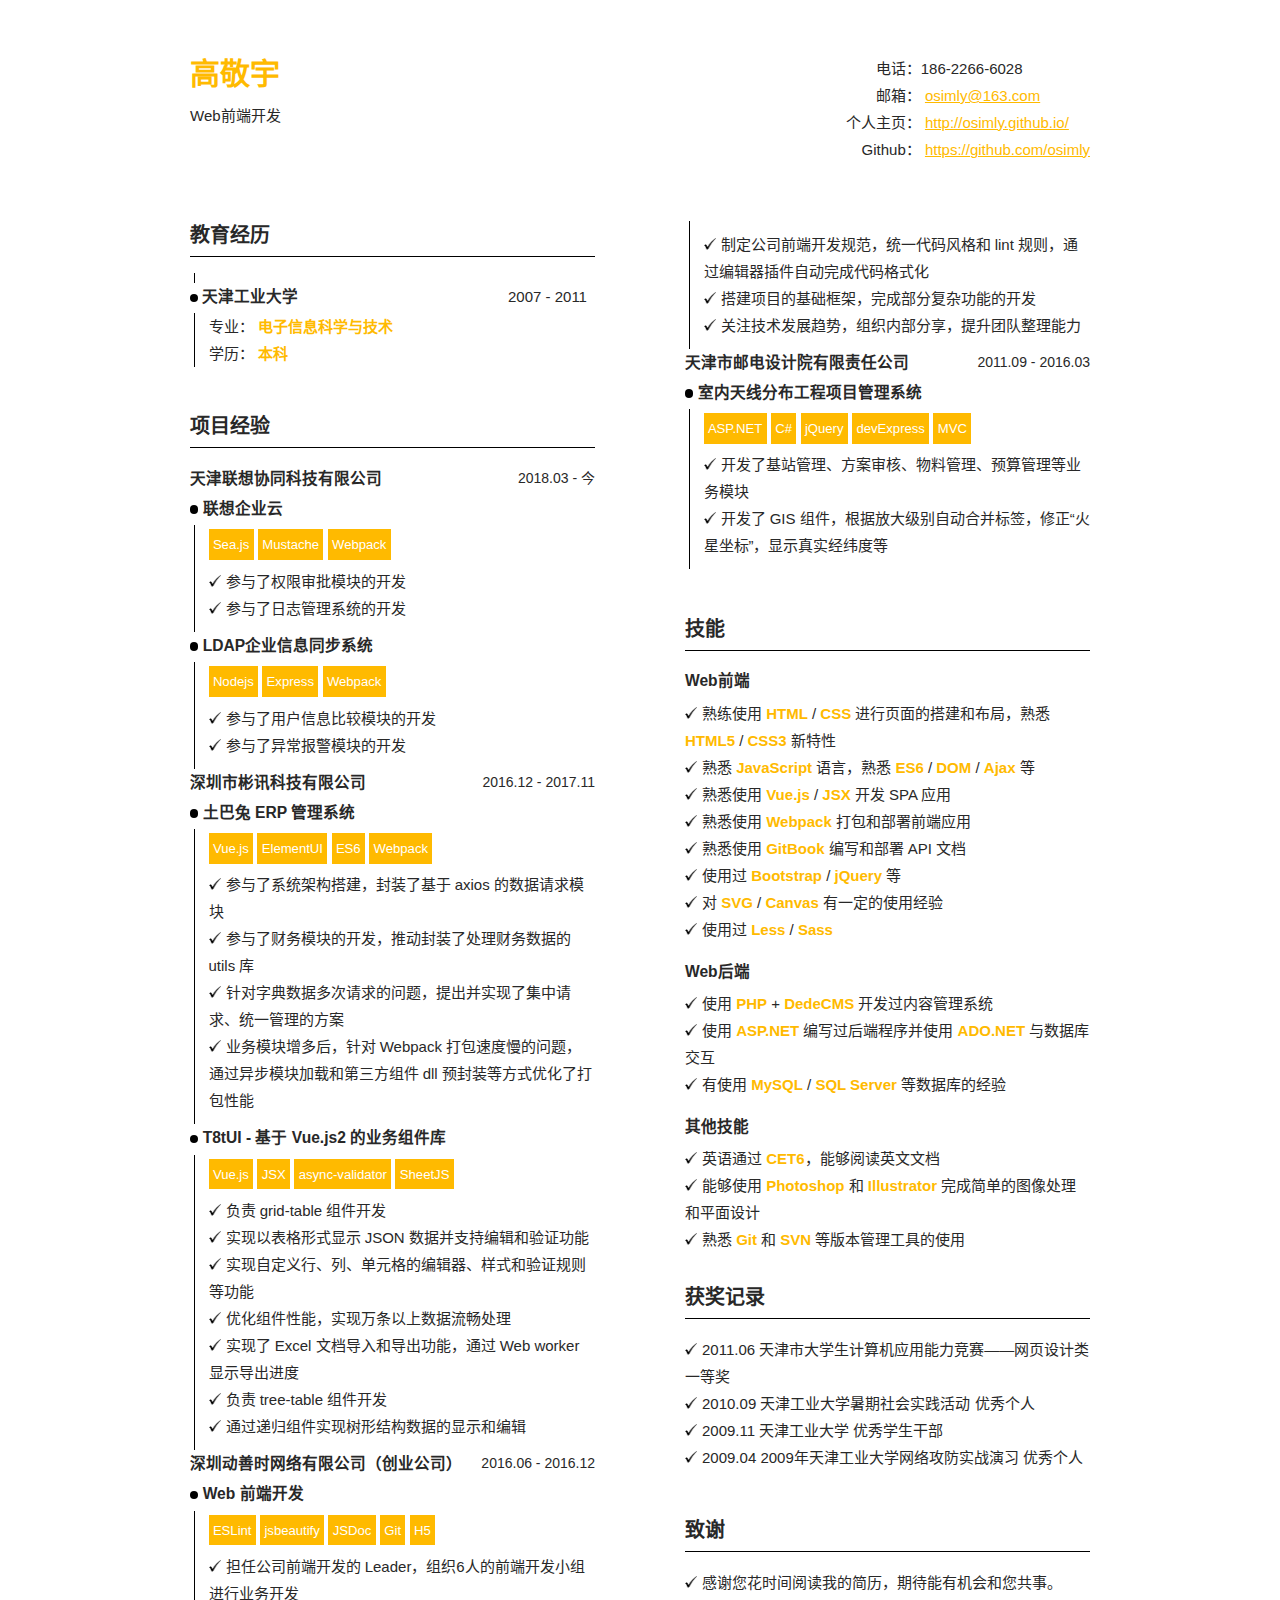
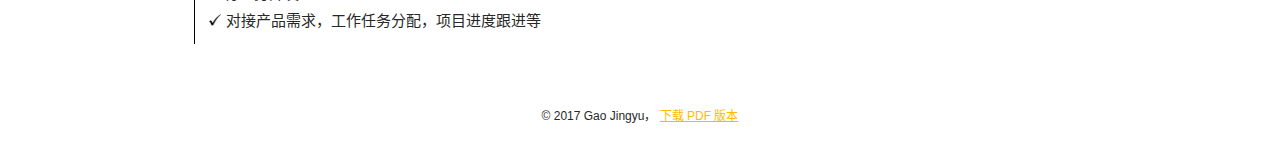
<file: index.html>
<!DOCTYPE html>
<html lang="zh-CN">

<head>
  <meta charset="UTF-8">
  <title>高敬宇 - 个人简历</title>
  <meta name="viewport"
    content="width=device-width, initial-scale=1">
  <link rel="stylesheet"
    href="styles/normalize.css">
  <link rel="stylesheet"
    href="styles/index.css">
</head>

<body>
  <div class="container">
    <main>
      <header>
        <section class="title">
          <h1>高敬宇</h1>
          <p>Web前端开发</p>
        </section>
        <address>
          <ul class="contact">
            <li>
              <span>电话：</span>186-2266-6028</li>
            <li>
              <span>邮箱：</span>
              <a href="mailto://osimly@163.com">osimly@163.com</a>
            </li>
            <li>
              <span>个人主页：</span>
              <a href="http://osimly.github.io/">http://osimly.github.io/</a>
            </li>
            <li>
              <span>Github：</span>
              <a href="https://github.com/osimly">https://github.com/osimly</a>
            </li>
          </ul>
        </address>
      </header>
      <article class="content">
        <article>
          <section class="education">
            <h2>教育经历</h2>
            <ul>
              <li>
                <div class="edu-placeholder"></div>
              </li>
              <li>
                <span class="edu-circle circle"></span>
                <span class="edu-title">天津工业大学</span>
                <span class="edu-year">2007 - 2011</span>
              </li>
              <li class="edu-content">
                专业：
                <strong>电子信息科学与技术</strong>
                <br>学历：
                <strong>本科</strong>
              </li>
            </ul>
          </section>
          <section class="project">
            <h2>项目经验</h2>
            <ul>
              <li>
                <dl>
                  <dt>天津联想协同科技有限公司
                    <time class="range">2018.03 - 今</time>
                  </dt>
                </dl>
              </li>
              <li>
                <dl>
                  <dt>
                    <span class="circle"></span>
                    <span class="project-name">联想企业云</span>
                  </dt>
                  <dd>
                    <span class="key-point">Sea.js</span>
                    <span class="key-point">Mustache</span>
                    <span class="key-point">Webpack</span>
                    <dd>
                      <ul>
                        <li>参与了权限审批模块的开发</li>
                        <li>参与了日志管理系统的开发</li>
                      </ul>
                    </dd>
                </dl>
              </li>
              <li>
                <dl>
                  <dt>
                    <span class="circle"></span>
                    <span class="project-name">LDAP企业信息同步系统</span>
                  </dt>
                  <dd>
                    <span class="key-point">Nodejs</span>
                    <span class="key-point">Express</span>
                    <span class="key-point">Webpack</span>
                    <dd>
                      <ul>
                        <li>参与了用户信息比较模块的开发</li>
                        <li>参与了异常报警模块的开发</li>
                      </ul>
                    </dd>
                </dl>
              </li>
              <li>
                <dl>
                  <dt>深圳市彬讯科技有限公司
                    <time class="range">2016.12 - 2017.11</time>
                  </dt>
                </dl>
              </li>
              <li>
                <dl>
                  <dt>
                    <span class="circle"></span>
                    <span class="project-name">土巴兔 ERP 管理系统</span>
                  </dt>
                  <dd>
                    <span class="key-point">Vue.js</span>
                    <span class="key-point">ElementUI</span>
                    <span class="key-point">ES6</span>
                    <span class="key-point">Webpack</span>
                    <dd>
                      <ul>
                        <li>参与了系统架构搭建，封装了基于 axios 的数据请求模块</li>
                        <li>参与了财务模块的开发，推动封装了处理财务数据的 utils 库</li>
                        <li>针对字典数据多次请求的问题，提出并实现了集中请求、统一管理的方案</li>
                        <li>业务模块增多后，针对 Webpack 打包速度慢的问题，通过异步模块加载和第三方组件 dll 预封装等方式优化了打包性能</li>
                      </ul>
                    </dd>
                </dl>
              </li>
              <li>
                <dl>
                  <dt>
                    <span class="circle"></span>
                    <span class="project-name">T8tUI - 基于 Vue.js2 的业务组件库</span>
                  </dt>
                  <dd>
                    <span class="key-point">Vue.js</span>
                    <span class="key-point">JSX</span>
                    <span class="key-point">async-validator</span>
                    <span class="key-point">SheetJS</span>
                    <dd>
                      <ul>
                        <li>负责 grid-table 组件开发</li>
                        <li>实现以表格形式显示 JSON 数据并支持编辑和验证功能</li>
                        <li>实现自定义行、列、单元格的编辑器、样式和验证规则等功能</li>
                        <li>优化组件性能，实现万条以上数据流畅处理</li>
                        <li>实现了 Excel 文档导入和导出功能，通过 Web worker 显示导出进度</li>
                        <li>负责 tree-table 组件开发</li>
                        <li>通过递归组件实现树形结构数据的显示和编辑</li>
                      </ul>
                    </dd>
                </dl>
              </li>
              <li>
                <dl>
                  <dt>深圳动善时网络有限公司（创业公司）
                    <time class="range">2016.06 - 2016.12</time>
                  </dt>
                </dl>
              </li>
              <li>
                <dl>
                  <dt>
                    <span class="circle"></span>
                    <span class="project-name">Web 前端开发</span>
                  </dt>
                  <dd>
                    <span class="key-point">ESLint</span>
                    <span class="key-point">jsbeautify</span>
                    <span class="key-point">JSDoc</span>
                    <span class="key-point">Git</span>
                    <span class="key-point">H5</span>
                  </dd>
                  <dd>
                    <ul>
                      <li>担任公司前端开发的 Leader，组织6人的前端开发小组进行业务开发</li>
                      <li>对接产品需求，工作任务分配，项目进度跟进等</li>
                    </ul>
                  </dd>
                </dl>
              </li>
            </ul>
          </section>
        </article>
        <article>
          <section class="project">
            <ul>
              <li>
                <dl>
                  <dd>
                      <li>制定公司前端开发规范，统一代码风格和 lint 规则，通过编辑器插件自动完成代码格式化</li>
                      <li>搭建项目的基础框架，完成部分复杂功能的开发</li>
                      <li>关注技术发展趋势，组织内部分享，提升团队整理能力</li>
                  </dd>
                </dl>
              </li>
              <li>
                <dl>
                  <dt>天津市邮电设计院有限责任公司
                    <time class="range">2011.09 - 2016.03</time>
                  </dt>
                </dl>
              </li>
              <li>
                <dl>
                  <dt>
                    <span class="circle"></span>
                    <span class="project-name">室内天线分布工程项目管理系统</span>
                  </dt>
                  <dd>
                    <span class="key-point">ASP.NET</span>
                    <span class="key-point">C#</span>
                    <span class="key-point">jQuery</span>
                    <span class="key-point">devExpress</span>
                    <span class="key-point">MVC</span>
                  </dd>
                  <dd>
                    <ul>
                      <li>开发了基站管理、方案审核、物料管理、预算管理等业务模块</li>
                      <li>开发了 GIS 组件，根据放大级别自动合并标签，修正“火星坐标”，显示真实经纬度等</li>
                    </ul>
                  </dd>
                </dl>
              </li>
            </ul>
          </section>
          <section class="skill">
            <h2>技能</h2>
            <dl class="skill-item">
              <dt>Web前端</dt>
              <dd>熟练使用
                <strong>HTML</strong> /
                <strong>CSS</strong> 进行页面的搭建和布局，熟悉
                <strong>HTML5</strong> /
                <strong>CSS3</strong> 新特性</dd>
              <dd>熟悉
                <strong>JavaScript</strong> 语言，熟悉
                <strong>ES6</strong> /
                <strong>DOM</strong> /
                <strong>Ajax</strong> 等</dd>
              <dd>熟悉使用
                <strong>Vue.js</strong> /
                <strong>JSX</strong>
                开发 SPA 应用</dd>
              <dd>熟悉使用
                <strong>Webpack</strong> 打包和部署前端应用</dd>
              <dd>熟悉使用
                <strong>GitBook</strong> 编写和部署 API 文档</dd>
              <dd>使用过
                <strong>Bootstrap</strong> /
                <strong>jQuery</strong> 等</dd>
              <dd>对
                <strong>SVG</strong> /
                <strong>Canvas</strong> 有一定的使用经验</dd>
              <dd>使用过
                <strong>Less</strong> /
                <strong>Sass</strong>
              </dd>
            </dl>
            <dl class="skill-item">
              <dt>Web后端</dt>
              <dd>使用
                <strong>PHP</strong> +
                <strong>DedeCMS</strong>
                开发过内容管理系统</dd>
              <dd>使用
                <strong>ASP.NET</strong> 编写过后端程序并使用
                <strong>ADO.NET</strong> 与数据库交互</dd>
              <dd>有使用
                <strong>MySQL</strong> /
                <strong>SQL Server</strong> 等数据库的经验</dd>
            </dl>
            <dl class="skill-item">
              <dt>其他技能</dt>
              <dd>英语通过
                <strong>CET6</strong>，能够阅读英文文档</dd>
              <dd>能够使用
                <strong>Photoshop</strong> 和
                <strong>Illustrator</strong> 完成简单的图像处理和平面设计</dd>
              <dd>熟悉
                <strong>Git</strong> 和
                <strong>SVN</strong> 等版本管理工具的使用
              </dd>
            </dl>
          </section>
          <section class="award">
            <h2>获奖记录</h2>
            <ul>
              <li class="award-item">2011.06 天津市大学生计算机应用能力竞赛——网页设计类 一等奖</li>
              <li class="award-item">2010.09 天津工业大学暑期社会实践活动 优秀个人</li>
              <li class="award-item">2009.11 天津工业大学 优秀学生干部</li>
              <li class="award-item">2009.04 2009年天津工业大学网络攻防实战演习 优秀个人</li>
            </ul>
          </section>
          <section class="other">
            <h2>致谢</h2>
            <ul class="other-item">
              <li>感谢您花时间阅读我的简历，期待能有机会和您共事。</li>
            </ul>
          </section>
        </article>
      </article>
    </main>
    <footer>© 2017 Gao Jingyu，
      <a href="doc/resume.pdf">下载 PDF 版本</a>
    </footer>
  </div>
</body>

</html>
</file>
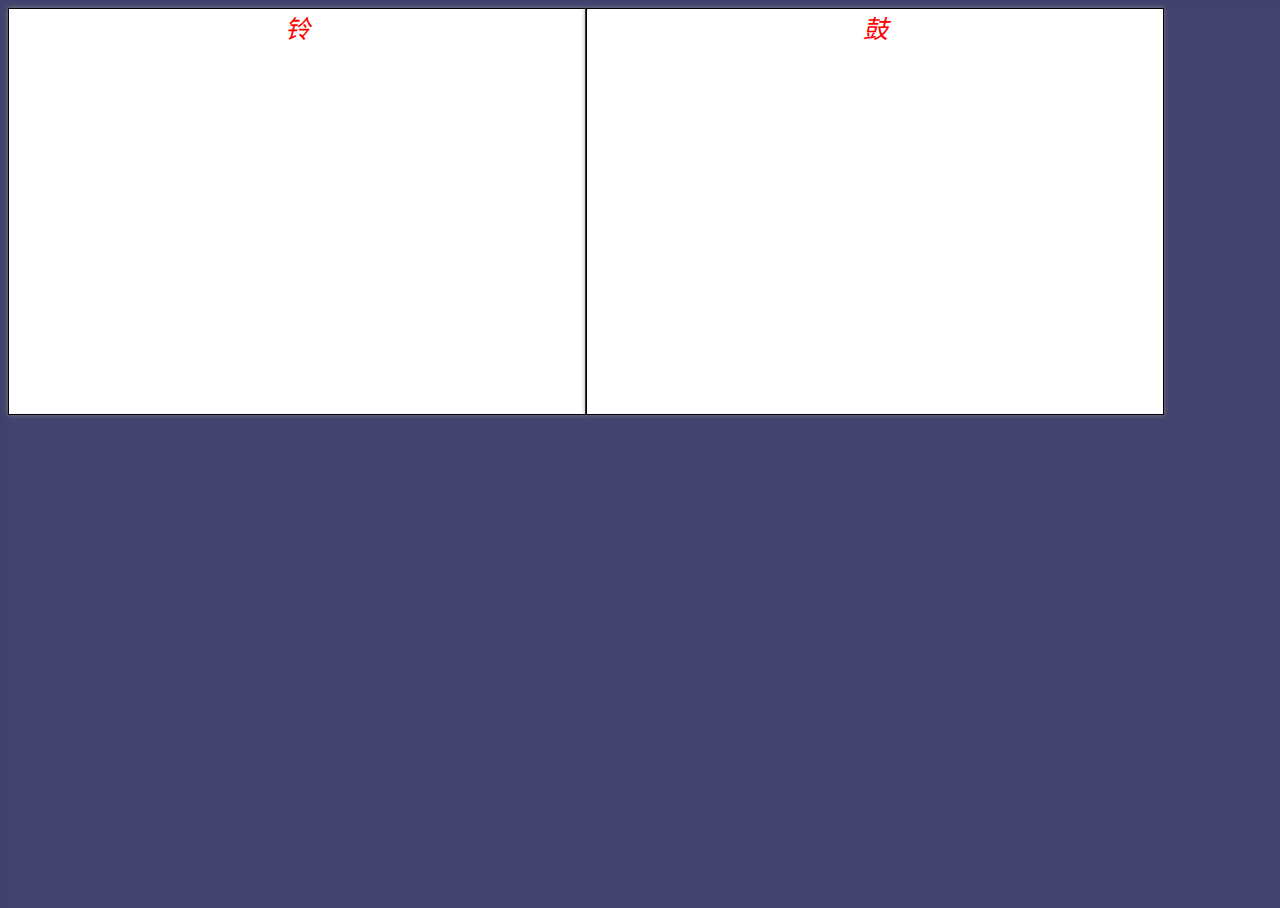
<file: linggu/demo.html>
<!DOCTYPE html>
<html lang="zh-CN">
<meta content="width=device-width, initial-scale=1.0, maximum-scale=1.0, user-scalable=0" name="viewport" />

<head>
    <meta charset="utf-8">
    <meta http-equiv="X-UA-Compatible" content="IE=edge">
    <meta name="viewport" content="width=device-width, initial-scale=1, maximum-scale=1, user-scalable=no">
    <meta name="author" content="libing">
    <title>钢琴</title>
    <style>
        html,body {
            width: 100%;
            height: 100%;
            background-color: #42426F;
        }

        main {
            width: 100%;
            height: 100%;
            text-align: center;
            color: red;
            box-shadow: 2px 2px 10px #42426F;
        }

        main div {
            width: 45%;
            height: 45%;
            background-color: white;
            border: 1px solid black;
            float: left;
            box-shadow: 0 0 5px gray;
            font-style: italic;
            font-size: 25px;
            font-family: Calibri;
        }

        #btn8 {
            width: 35px;
            height: 220px;
            background-color: black;
            position: absolute;
            font-style: normal;
            left: 70px;
            top: 20px;
            color: white;
        }

        #btn9 {
            width: 35px;
            height: 220px;
            background-color: black;
            position: absolute;
            font-style: normal;
            left: 150px;
            top: 20px;
            color: white;
        }

        #btn10 {
            width: 35px;
            height: 220px;
            background-color: black;
            position: absolute;
            font-style: normal;
            left: 308px;
            top: 20px;
            color: white;
        }

        #btn11 {
            width: 35px;
            height: 220px;
            background-color: black;
            position: absolute;
            font-style: normal;
            left: 385px;
            top: 20px;
            color: white;
        }

        #btn12 {
            width: 35px;
            height: 220px;
            background-color: black;
            position: absolute;
            font-style: normal;
            left: 465px;
            top: 20px;
            color: white;
        }
    </style>
</head>

<body>
    <main>
        <div id="btn1">铃</div>
        <div id="btn2">鼓</div>
    </main>
    <audio id="audio1" src="sound/ling.mp3"></audio>
    <audio id="audio2" src="sound/gu.mp3"></audio>
</body>
<script>
    var audio1 = document.getElementById('audio1');
    //audio1.autoplay='autoplay';
    var audio2 = document.getElementById('audio2');
    //audio2.autoplay='autoplay';
    //oDiv1
    var oDiv1 = document.getElementById('btn1');
    oDiv1.addEventListener('touchstart', function () {
        oDiv1.style.boxShadow = '1px 1px 5px red inset';
        //audio1.src='sound/ling.mp3';
        audio1.currentTime = 0;
        audio1.play();
    })
    oDiv1.addEventListener('ontouchend', function () {
        oDiv1.style.boxShadow = 'none';

        // audio1.pause();
    })
    //oDiv2
    var oDiv2 = document.getElementById('btn2');
    oDiv2.addEventListener('touchstart', function () {
        oDiv2.style.boxShadow = '1px 1px 5px orange inset';
        //audio2.src='';
        audio2.currentTime = 0;
        audio2.play();
    })
    var oDiv2 = document.getElementById('btn2');
    oDiv2.addEventListener('ontouchend', function () {
        oDiv2.style.boxShadow = 'none';

        // audio2.pause();
    })
</script>

</html>
</file>
<file: styles/index.css>
body {
    font-family: "Microsoft Yahei", Helvetica, Arial, sans-serif;
    font-size: 15px;
    color: rgb(40, 40, 40);
    line-height: 1.8em;
    display: flex;
    justify-content: center;
}

.container {
    margin-top: 2.66666667em;
    /* 40/15 */
}

h1 {
    color: rgb(255,186,0);
}

strong,
a {
    color: rgb(255,186,0);
}

ul {
    list-style-type: none;
    padding: 0;
}

dl {
    margin: 0;
}

dl dt {
    font-weight: bold;
    font-size: 1.04em;
}


/* css for header */

header {
    display: flex;
}

h1 {
    margin-bottom: 0;
}

address {
    font-style: normal;
}

.contact li span {
    width: 5.33333333em;
    /* 80/15 */
    text-align: right;
    display: inline-block;
}


/* end header */


/* css for content */

.content {
    display: flex;
    margin-top: 1.33333333em;
}

.content > article > section {
    padding: .5em 0;
}

h2 {
    font-size: 1.33333333em;
    /* 20/15 */
    padding-bottom: .33333333em;
    /* 5/15 */
    border-bottom: 1px solid black;
}


/* end content */

.circle {
    width: .53333333em;
    height: .53333333em;
    /* 8/15 */
    /* margin: 0 .66666667em; */
    /* 10/15 */
    background: black;
    border-radius: 100%;
    display: inline-block;
}

.range {
    font-size: 14px;
    font-weight: normal;
    float: right;
}

.project-name {
    font-weight: bold;
}


/* css for education */

.edu-year {
    width: 5.8em;
    float: right;
}

.edu-content {
    display: inline-block;
    margin-left: .26666666em;
    /* (87+10+4-0.5)/15 */
    padding-left: .9em;
    /* 13.5/15 */
    border-left: .06666667em solid black;
    /* 1/15 */
}

.edu-title {
    font-size: 1.04em;
    font-weight: bold;
    margin-bottom: .2em;
    /* 3/15 */
    display: inline-block;
}

.edu-placeholder {
    height: .625em;
    border-left: 1px solid black;
    margin-left: .26666666em;
    /* (87+10+4-0.5)/15 */
}


/* end education */


/* css for project */

.project dl dt {
    margin-bottom: .2em;
}

.project dl dd {
    margin-left: .26666666em;
    /* 26666666.5/2 */
    padding-left: .9em;
    /* 13.5/15 */
    border-left: .06666667em solid black;
    /* 1px */
}
.project .circle {
    margin-left: 0em;
}
.project dl dd:first-child {
    padding-top: .66666667em;
    /* 10/15 */
}
.project dl dd:first-child span {
    display: inline-block;
    width: 6em;
    background-color: rgb(255,209,0);
    color: rgb(0, 0, 0);
    font-size: .8em;
    text-align: center;
    margin-left: 1em;
    line-height: 1.5em;
    border-radius: .75em;
}
.project dl dd:last-child {
    padding-bottom: .66666667em;
}

.key-point {
    background: rgb(255,186,0);
    color: white;
    padding: .13333333em .33333333em;
    /* 2px 5px */
    margin: .33333333em 0 .6em;
    /* 5/15 */
    display: inline-block;
    font-size: .875em;
    /* 14/16 */
}


/* end project */

.award-item:before,
.skill-item dd:before,
.other-item li:before,
.eval-item li:before,
.project dl dd li:before {
    content: "";
    background: url('../img/check.png') no-repeat;
    background-size: .8em .8em;
    /* 12/15 */
    display: inline-block;
    width: .8em;
    height: .8em;
    padding-right: .33333333em;
    /* 5/15 */
}


/* css for skill */

.skill-item dd {
    margin-left: 0;
}

.skill-item dt {
    margin: .33333333em 0;
    /* 5/15 */
}

.skill-item {
    margin-bottom: 1em;
    /* 15/15 */
}

.skill-item:last-child {
    margin-bottom: 0;
}


/* end skill */


/* css for footer */

footer {
    text-align: center;
    font-size: .8em;
    margin: 3em 0 2em;
}


/* end footer */


/* css for media */

@media screen and (min-width: 900px) {
    .container {
        width: 900px;
    }
    header {
        justify-content: space-between;
    }
    .title {
        text-align: left;
    }
    .content > article {
        width: 27em;
    }
    .content > article:first-child {
        padding-right: 3em;
    }
    .content > article:last-child {
        padding-left: 3em;
    }
}

@media screen and (max-width: 900px) {
    .container {
        width: 95%;
    }
    .content > article {
        width: 100%;
    }
    header,
    .content {
        flex-wrap: wrap;
        flex-direction: column;
    }
    .title {
        text-align: center;
    }
    header {
        align-items: center;
    }
    .content > article {
        padding: 0;
    }
    address {
        font-size: .94em;
    }
}


/* end media */
</file>
